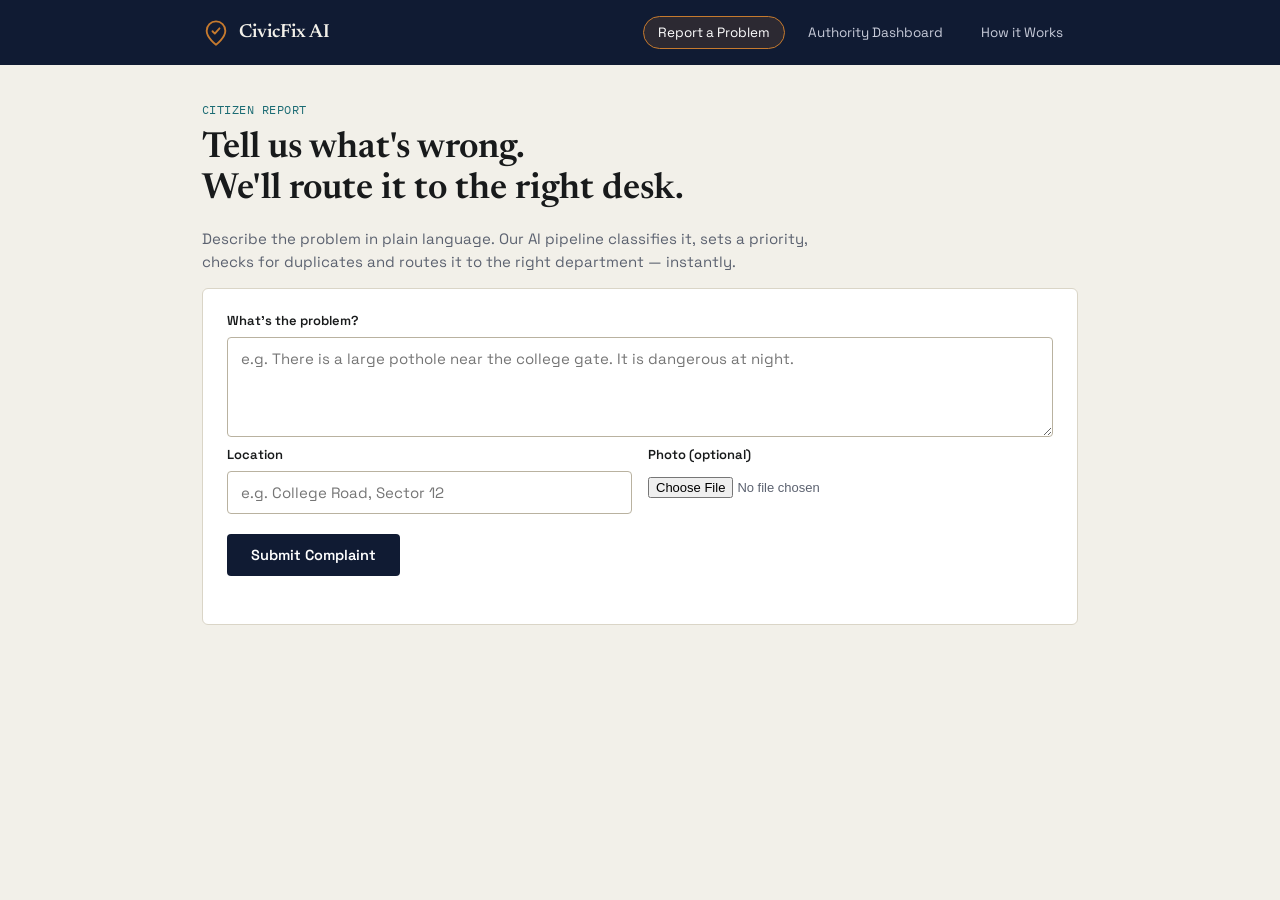
<file: index.html>
<!DOCTYPE html>
<html lang="en">
<head>
<meta charset="UTF-8">
<meta name="viewport" content="width=device-width, initial-scale=1">
<title>CivicFix AI — From Complaint to Action</title>
<link rel="preconnect" href="https://fonts.googleapis.com">
<link href="https://fonts.googleapis.com/css2?family=Newsreader:ital,wght@0,500;0,600;1,500&family=Space+Grotesk:wght@400;500;600;700&family=IBM+Plex+Mono:wght@500&display=swap" rel="stylesheet">
<link rel="stylesheet" href="mplad.css">
</head>
<body>

  <div class="hero-band">
    <div class="wrap hero-inner">
      <div class="brand">
        <svg width="28" height="28" viewBox="0 0 24 24" fill="none"><path d="M12 2C7.6 2 4 5.6 4 10c0 6 8 12 8 12s8-6 8-12c0-4.4-3.6-8-8-8z" stroke="#C67A2E" stroke-width="1.6"/><path d="M9 10.5l2 2 4-4.5" stroke="#C67A2E" stroke-width="1.6" stroke-linecap="round" stroke-linejoin="round"/></svg>
        <span>CivicFix AI</span>
      </div>
      <nav>
        <button class="navbtn active" data-view="report">Report a Problem</button>
        <button class="navbtn" data-view="dashboard">Authority Dashboard</button>
        <button class="navbtn" data-view="about">How it Works</button>
      </nav>
    </div>
  </div>

  <main class="wrap page">

    <!-- ===================== REPORT VIEW ===================== -->
    <section id="view-report" class="view active">
      <p class="kicker">CITIZEN REPORT</p>
      <h1>Tell us what's wrong.<br>We'll route it to the right desk.</h1>
      <p class="lede">Describe the problem in plain language. Our AI pipeline classifies it, sets a priority, checks for duplicates and routes it to the right department — instantly.</p>

      <div class="card">
        <label for="text">What's the problem?</label>
        <textarea id="text" placeholder="e.g. There is a large pothole near the college gate. It is dangerous at night."></textarea>

        <div class="row">
          <div>
            <label for="loc">Location</label>
            <input type="text" id="loc" placeholder="e.g. College Road, Sector 12">
          </div>
          <div>
            <label for="img">Photo (optional)</label>
            <input type="file" id="img" accept="image/*" onchange="previewImage(event)">
            <div id="imgPreviewWrap"></div>
          </div>
        </div>

        <button class="btn-primary" onclick="submitComplaint()">Submit Complaint</button>
        <p id="formError" class="form-error"></p>
      </div>
</file>
<file: mplad.css>
:root{
  --navy:#101B33; --navy-soft:#1D2C4F;
  --paper:#F2F0E9; --ink:#181A1B; --ink-soft:#5C6270;
  --line:#DAD5C7; --line-strong:#B9B2A0;
  --amber:#C67A2E; --teal:#1B6B73; --moss:#4C7A52;
  --card:#FFFFFF;
}
*{box-sizing:border-box;}
body{margin:0;background:var(--paper);color:var(--ink);font-family:'Space Grotesk',sans-serif;line-height:1.55;}
.wrap{max-width:920px;margin:0 auto;padding-left:22px;padding-right:22px;}

.hero-band{background:var(--navy);color:#F2F0E9;}
.hero-inner{display:flex;align-items:center;justify-content:space-between;padding:16px 22px;flex-wrap:wrap;gap:10px;}
.brand{display:flex;align-items:center;gap:9px;font-family:'Newsreader',serif;font-size:19px;font-weight:600;}
nav{display:flex;gap:8px;flex-wrap:wrap;}
.navbtn{background:none;border:1px solid transparent;color:#C8CCDA;font-family:inherit;font-size:13.5px;padding:7px 14px;border-radius:100px;cursor:pointer;}
.navbtn:hover{color:#fff;}
.navbtn.active{color:#fff;border-color:var(--amber);background:rgba(198,122,46,.15);}

.page{padding:36px 22px 20px;}
.view{display:none;} .view.active{display:block;}
.kicker{font-family:'IBM Plex Mono',monospace;font-size:11.5px;letter-spacing:.04em;color:var(--teal);margin:0 0 10px;}
h1{font-family:'Newsreader',serif;font-weight:600;font-size:clamp(26px,4vw,36px);line-height:1.15;margin:0 0 14px;}
.lede{color:var(--ink-soft);font-size:15px;max-width:64ch;}

.card{background:var(--card);border:1px solid var(--line);border-radius:6px;padding:22px 24px;margin-bottom:22px;}
label{display:block;font-size:13px;font-weight:600;margin:16px 0 6px;}
label:first-of-type{margin-top:0;}
textarea,input[type=text],select{width:100%;font-family:inherit;font-size:15px;padding:11px 13px;border:1px solid var(--line-strong);border-radius:4px;background:#fff;color:var(--ink);}
textarea{min-height:100px;resize:vertical;}
input[type=file]{font-size:13px;color:var(--ink-soft);padding:6px 0;}
.row{display:flex;gap:16px;flex-wrap:wrap;}
.row>div{flex:1;min-width:200px;}
#imgPreviewWrap img{max-width:100px;border-radius:4px;margin-top:8px;border:1px solid var(--line);}

.btn-primary{margin-top:20px;background:var(--navy);color:#fff;border:none;padding:12px 24px;font-size:14.5px;font-weight:600;border-radius:4px;cursor:pointer;font-family:inherit;}
.btn-primary:hover{background:var(--navy-soft);}
.form-error{color:var(--amber);font-size:13px;margin:10px 0 0;min-height:16px;}

.pipeline{display:flex;gap:6px;flex-wrap:wrap;margin-bottom:14px;font-family:'IBM Plex Mono',monospace;font-size:11px;color:var(--ink-soft);}
.pipeline span{padding:3px 8px;border:1px solid var(--line-strong);border-radius:4px;}

.result-card{display:none;} .result-card.show{display:block;}
.badges{display:flex;flex-wrap:wrap;gap:8px;margin-bottom:14px;}
.badge{font-family:'IBM Plex Mono',monospace;font-size:11.5px;padding:5px 11px;border-radius:100px;border:1px solid var(--line-strong);}
.badge.high{background:rgba(198,122,46,.12);border-color:var(--amber);color:var(--amber);}
.badge.medium{background:rgba(27,107,115,.1);border-color:var(--teal);color:var(--teal);}
.badge.low{background:rgba(76,122,82,.12);border-color:var(--moss);color:var(--moss);}
.summary{font-size:16px;margin:0 0 6px;font-family:'Newsreader',serif;}
.dept{color:var(--ink-soft);font-size:13.5px;margin:0;}
.warn{display:none;background:rgba(198,122,46,.08);border:1px solid var(--amber);border-radius:4px;padding:11px 14px;font-size:13.5px;margin-top:14px;}
.warn.show{display:block;}

.stats{display:grid;grid-template-columns:repeat(auto-fit,minmax(150px,1fr));gap:14px;margin-bottom:26px;}
.stat{background:var(--card);border:1px solid var(--line);border-radius:6px;padding:16px 18px;}
.stat .n{font-family:'Newsreader',serif;font-size:30px;font-weight:600;}
.stat .l{font-size:12px;color:var(--ink-soft);}

.charts{display:grid;grid-template-columns:repeat(auto-fit,minmax(280px,1fr));gap:20px;}
.chart-card h4{margin:0 0 14px;font-size:13px;color:var(--ink-soft);font-weight:600;}

.filters{display:flex;gap:10px;margin-bottom:16px;flex-wrap:wrap;}
.filters select{width:auto;font-size:13px;padding:7px 11px;}
.tbl-wrap{overflow-x:auto;}
table{width:100%;border-collapse:collapse;font-size:13.5px;}
thead th{text-align:left;font-size:11px;color:var(--ink-soft);border-bottom:1px solid var(--line-strong);padding:8px;font-weight:600;}
tbody td{padding:10px 8px;border-bottom:1px solid var(--line);vertical-align:top;}
tbody tr:hover{background:rgba(16,27,51,.03);}
.txt{max-width:260px;color:var(--ink-soft);font-size:12.5px;}
.dot{display:inline-block;width:8px;height:8px;border-radius:50%;margin-right:6px;}
.empty{color:var(--ink-soft);font-size:13.5px;padding:20px 0;text-align:center;}

.flow{display:flex;flex-wrap:wrap;gap:10px;margin-bottom:22px;}
.flow-step{background:var(--card);border:1px solid var(--line);border-radius:100px;padding:9px 16px;font-size:13px;display:flex;align-items:center;gap:8px;}
.flow-step span{background:var(--navy);color:#fff;width:20px;height:20px;border-radius:50%;display:flex;align-items:center;justify-content:center;font-size:11px;font-family:'IBM Plex Mono',monospace;}

footer{color:var(--ink-soft);font-size:12px;padding:18px 22px 40px;border-top:1px solid var(--line);margin-top:20px;text-align:center;}
</file>
